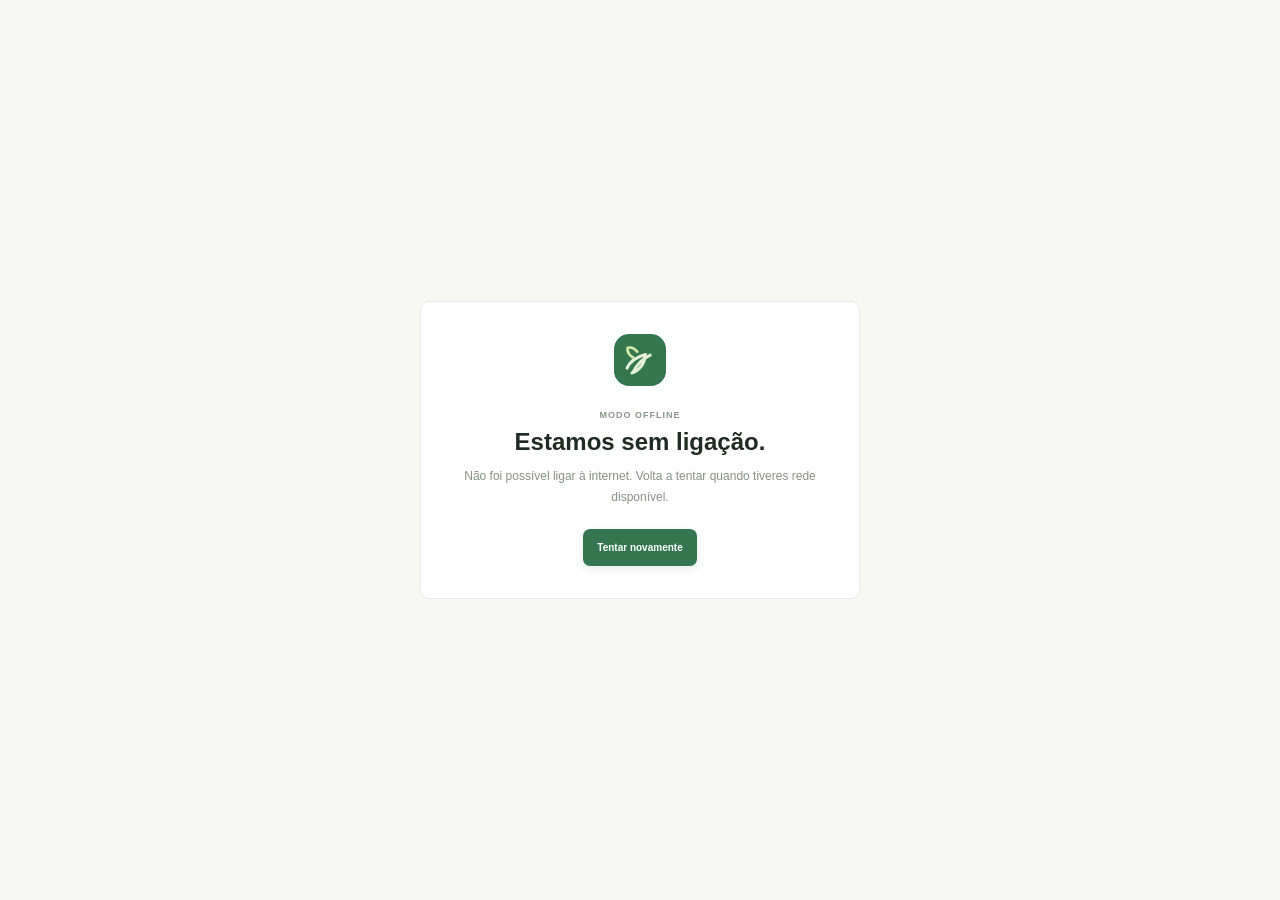
<file: offline.html>
<!doctype html>
<html lang="pt-PT">
  <head>
    <meta charset="utf-8">
    <meta name="viewport" content="width=device-width, initial-scale=1">
    <meta name="theme-color" content="#f7f8f4">
    <title>Sem ligação | AGRO360</title>
    <link rel="icon" href="../assets/images/logo.svg" type="image/svg+xml">
    <link rel="stylesheet" href="../assets/css/styles.css">
  </head>
  <body>
    <main class="offline-page">
      <section class="panel offline-card">
        <img src="../assets/images/logo.svg" alt="" width="52" height="52">
        <span class="eyebrow">MODO OFFLINE</span>
        <h1>Estamos sem ligação.</h1>
        <p>Não foi possível ligar à internet. Volta a tentar quando tiveres rede disponível.</p>
        <a class="button button-primary" href="../index.html">Tentar novamente</a>
      </section>
    </main>
  </body>
</html>
</file>
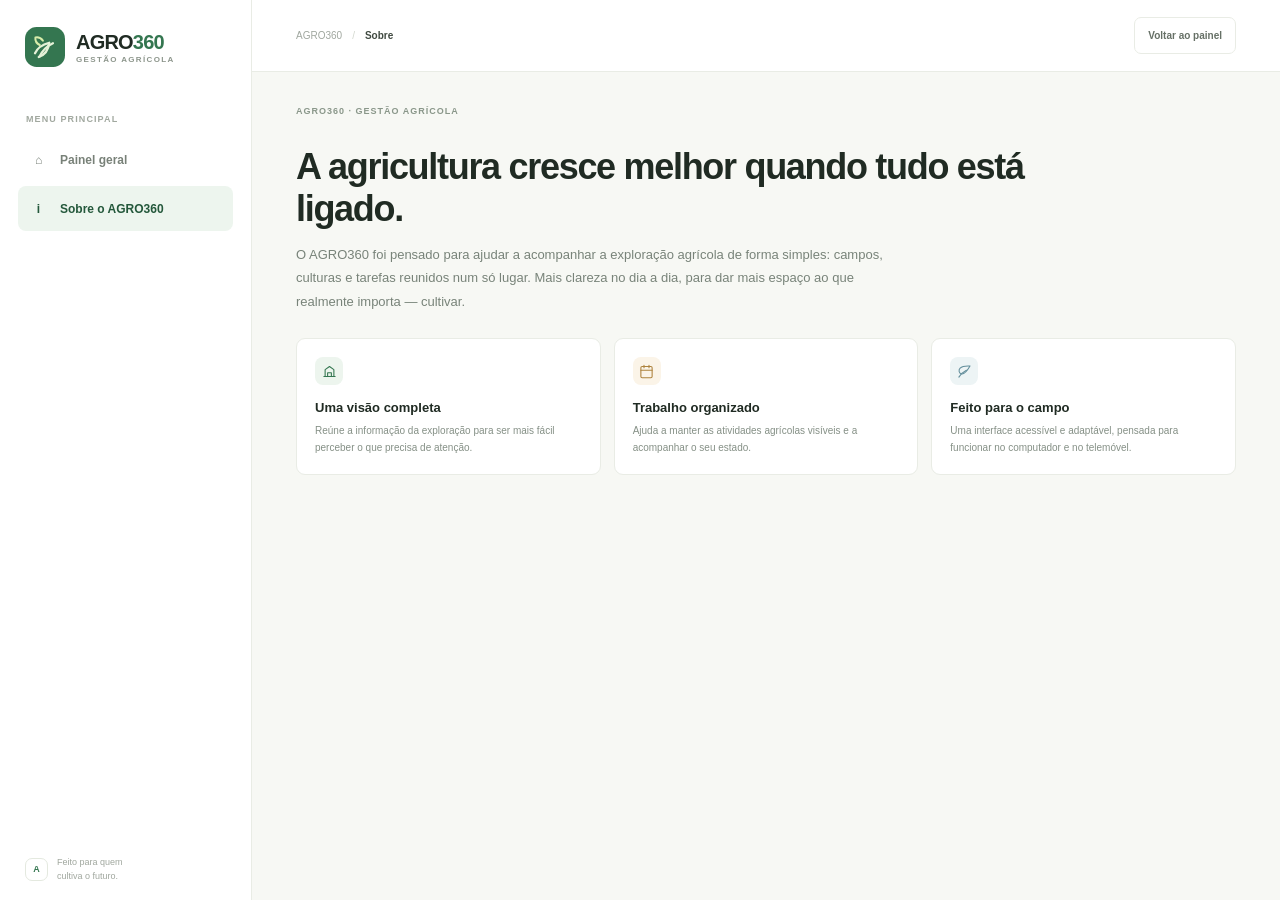
<file: sobre.html>
<!doctype html>
<html lang="pt-PT">
  <head>
    <meta charset="utf-8">
    <meta name="viewport" content="width=device-width, initial-scale=1">
    <meta name="theme-color" content="#f7f8f4">
    <title>Sobre | AGRO360</title>
    <link rel="icon" href="../assets/images/logo.svg" type="image/svg+xml">
    <link rel="stylesheet" href="../assets/css/styles.css">
  </head>
  <body>
    <div class="app-shell">
      <aside class="sidebar" aria-label="Navegação principal">
        <a class="brand" href="../index.html"><img src="../assets/images/logo.svg" alt="" width="40" height="40"><span class="brand-copy"><strong>AGRO<span>360</span></strong><small>GESTÃO AGRÍCOLA</small></span></a>
        <div class="sidebar-label">MENU PRINCIPAL</div>
        <nav class="primary-nav"><a class="nav-link" href="../index.html"><span class="nav-icon">⌂</span><span>Painel geral</span></a><a class="nav-link is-active" href="sobre.html" aria-current="page"><span class="nav-icon">i</span><span>Sobre o AGRO360</span></a></nav>
        <div class="sidebar-bottom"><div class="sidebar-credit"><span class="credit-mark">A</span><span>Feito para quem<br>cultiva o futuro.</span></div></div>
      </aside>
      <main class="main-area">
        <header class="topbar"><div class="breadcrumbs"><a href="../index.html">AGRO360</a><span class="crumb-divider">/</span><strong>Sobre</strong></div><a class="button button-quiet" href="../index.html">Voltar ao painel</a></header>
        <div class="page-content">
          <span class="eyebrow">AGRO360 · GESTÃO AGRÍCOLA</span>
          <section class="about-hero"><h1>A agricultura cresce melhor quando tudo está ligado.</h1><p>O AGRO360 foi pensado para ajudar a acompanhar a exploração agrícola de forma simples: campos, culturas e tarefas reunidos num só lugar. Mais clareza no dia a dia, para dar mais espaço ao que realmente importa — cultivar.</p></section>
          <section class="about-values" aria-label="Objetivos do AGRO360">
            <article class="value-card"><span class="metric-icon green"><svg viewBox="0 0 24 24" fill="none" stroke="currentColor" stroke-width="1.7" stroke-linecap="round" stroke-linejoin="round"><path d="M3 20h18M5 20V9l7-5 7 5v11M9 20v-6h6v6"/></svg></span><h2>Uma visão completa</h2><p>Reúne a informação da exploração para ser mais fácil perceber o que precisa de atenção.</p></article>
            <article class="value-card"><span class="metric-icon gold"><svg viewBox="0 0 24 24" fill="none" stroke="currentColor" stroke-width="1.7" stroke-linecap="round" stroke-linejoin="round"><path d="M8 2v4m8-4v4M3 10h18"/><rect x="3" y="4" width="18" height="18" rx="2"/></svg></span><h2>Trabalho organizado</h2><p>Ajuda a manter as atividades agrícolas visíveis e a acompanhar o seu estado.</p></article>
            <article class="value-card"><span class="metric-icon blue"><svg viewBox="0 0 24 24" fill="none" stroke="currentColor" stroke-width="1.7" stroke-linecap="round" stroke-linejoin="round"><path d="M20.8 3.2C14 2.8 8.1 3.6 5 6.7c-3 3-1.8 8.4 2.1 9.2 4.6 1 9-4.6 13.7-12.7Z"/><path d="M3 21c3.2-5.5 6.7-8.2 12-11"/></svg></span><h2>Feito para o campo</h2><p>Uma interface acessível e adaptável, pensada para funcionar no computador e no telemóvel.</p></article>
          </section>
        </div>
      </main>
    </div>
    <nav class="mobile-nav mobile-nav-about" aria-label="Navegação móvel"><a class="mobile-nav-link" href="../index.html"><span>⌂</span><small>Painel</small></a><a class="mobile-nav-link is-active" href="sobre.html"><span>i</span><small>Sobre</small></a></nav>
  </body>
</html>
</file>
<file: assets/css/styles.css>
:root {
  color-scheme: light;
  --ink: #202b23;
  --muted: #899188;
  --line: #e9ece5;
  --canvas: #f7f8f4;
  --paper: #fff;
  --green: #347650;
  --green-dark: #24583b;
  --green-soft: #edf5ee;
  --amber-soft: #fbf3e6;
  --red: #bd6250;
  --red-soft: #faeeeb;
  font-family: "DM Sans", "Segoe UI", sans-serif;
  font-synthesis: none;
  text-rendering: optimizeLegibility;
  -webkit-font-smoothing: antialiased;
  -moz-osx-font-smoothing: grayscale;
  font-weight: 400;
  background: var(--canvas);
  color: var(--ink);
}

* {
  box-sizing: border-box;
}

body {
  min-width: 320px;
  min-height: 100vh;
  margin: 0;
}

button,
input,
select {
  font: inherit;
}

button,
a {
  -webkit-tap-highlight-color: transparent;
}

button {
  color: inherit;
}

a {
  color: inherit;
  text-decoration: none;
}

svg {
  display: block;
}

[hidden] {
  display: none !important;
}

.app-shell {
  min-height: 100vh;
}

.sidebar {
  width: 252px;
  position: fixed;
  inset: 0 auto 0 0;
  z-index: 5;
  display: flex;
  flex-direction: column;
  padding: 27px 18px 17px;
  background: #fff;
  border-right: 1px solid var(--line);
}

.brand {
  display: flex;
  align-items: center;
  gap: 11px;
  padding: 0 7px;
}

.brand img {
  flex: 0 0 40px;
}

.brand-copy {
  display: flex;
  flex-direction: column;
  gap: 1px;
}

.brand-copy strong {
  font-family: Manrope, sans-serif;
  font-size: 20px;
  letter-spacing: -.8px;
  line-height: 1.2;
}

.brand-copy strong span {
  color: var(--green);
}

.brand-copy small {
  color: #8d968c;
  font-size: 8px;
  font-weight: 700;
  letter-spacing: 1.35px;
}

.sidebar-label {
  margin: 47px 8px 13px;
  color: #a1a89f;
  font-size: 9px;
  font-weight: 700;
  letter-spacing: 1.1px;
}

.primary-nav {
  display: grid;
  gap: 4px;
}

.nav-link {
  min-height: 45px;
  display: flex;
  align-items: center;
  gap: 12px;
  padding: 0 11px;
  border-radius: 8px;
  color: #788178;
  font-size: 12px;
  font-weight: 600;
  transition: .18s ease;
}

.nav-link:hover {
  background: #f7f8f5;
  color: var(--ink);
}

.nav-link.is-active {
  color: var(--green-dark);
  background: var(--green-soft);
}

.nav-icon {
  width: 19px;
  height: 19px;
  display: grid;
  place-items: center;
}

.nav-icon svg {
  width: 17px;
  height: 17px;
}

.nav-count {
  margin-left: auto;
  min-width: 20px;
  height: 20px;
  display: grid;
  place-items: center;
  border-radius: 6px;
  background: #fff;
  color: var(--green);
  font-size: 10px;
}

.sidebar-bottom {
  margin-top: auto;
}

.season-card {
  display: flex;
  align-items: center;
  gap: 10px;
  margin: 0 0 15px;
  padding: 12px 11px;
  border: 1px solid #eef0e8;
  border-radius: 9px;
  background: #fbfcf8;
}

.season-icon {
  width: 30px;
  height: 30px;
  display: grid;
  place-items: center;
  border-radius: 8px;
  color: #a9782e;
  background: #f9f0dc;
}

.season-icon svg {
  width: 16px;
  height: 16px;
}

.season-card div {
  display: grid;
  gap: 4px;
}

.season-card div span {
  color: #9ca399;
  font-size: 8px;
  font-weight: 700;
  letter-spacing: .7px;
}

.season-card strong {
  font-size: 10px;
  font-weight: 600;
}

.season-dot {
  width: 6px;
  height: 6px;
  margin-left: auto;
  border-radius: 50%;
  background: #8db461;
}

.about-link {
  min-height: 39px;
  font-size: 11px;
}

.sidebar-credit {
  display: flex;
  align-items: center;
  gap: 9px;
  margin: 17px 7px 0;
  color: #a0a79e;
  font-size: 9px;
  line-height: 1.5;
}

.credit-mark {
  width: 23px;
  height: 23px;
  display: grid;
  place-items: center;
  border: 1px solid #e4e9df;
  border-radius: 7px;
  color: var(--green);
  font-family: Manrope, sans-serif;
  font-weight: 800;
}

.main-area {
  min-height: 100vh;
  margin-left: 252px;
}

.topbar {
  height: 72px;
  position: sticky;
  top: 0;
  z-index: 4;
  display: flex;
  align-items: center;
  justify-content: space-between;
  padding: 0 44px;
  border-bottom: 1px solid var(--line);
  background: rgba(255, 255, 255, .94);
  backdrop-filter: blur(12px);
}

.breadcrumbs {
  display: flex;
  align-items: center;
  gap: 10px;
  color: #a0a79f;
  font-size: 10px;
}

.breadcrumbs strong {
  color: #404a41;
  font-weight: 600;
}

.crumb-divider {
  color: #d2d7ce;
}

.topbar-actions {
  display: flex;
  align-items: center;
  gap: 16px;
}

.search-box {
  width: 204px;
  height: 34px;
  display: flex;
  align-items: center;
  gap: 8px;
  padding: 0 9px;
  border: 1px solid #ecefe9;
  border-radius: 7px;
  color: #9da49a;
  background: #fbfcfa;
}

.search-box>span svg {
  width: 15px;
  height: 15px;
}

.search-box input {
  width: 100%;
  min-width: 0;
  border: 0;
  outline: 0;
  color: var(--ink);
  background: transparent;
  font-size: 10px;
}

.search-box input::placeholder {
  color: #a2a9a0;
}

.search-box kbd {
  flex: 0 0 auto;
  padding: 2px 4px;
  border: 1px solid #e9ece6;
  border-radius: 4px;
  color: #a2a9a0;
  font-family: inherit;
  font-size: 8px;
}

.topbar-divider {
  width: 1px;
  height: 25px;
  background: var(--line);
}

.icon-button {
  width: 34px;
  height: 34px;
  display: grid;
  place-items: center;
  border: 1px solid transparent;
  border-radius: 8px;
  background: transparent;
  color: #7f887e;
  cursor: pointer;
}

.icon-button:hover {
  border-color: var(--line);
  background: #fbfcfa;
}

.icon-button svg {
  width: 17px;
  height: 17px;
}

.notification-button {
  position: relative;
}

.notification-button i {
  width: 5px;
  height: 5px;
  position: absolute;
  top: 7px;
  right: 8px;
  border: 1px solid #fff;
  border-radius: 50%;
  background: #d17a4b;
}

.profile {
  display: flex;
  align-items: center;
  gap: 9px;
}

.avatar {
  width: 32px;
  height: 32px;
  display: grid;
  place-items: center;
  border-radius: 10px;
  background: #e8eee5;
  color: var(--green-dark);
  font-size: 10px;
  font-weight: 700;
}

.profile-copy {
  display: grid;
  gap: 2px;
}

.profile-copy strong {
  font-size: 10px;
  font-weight: 600;
}

.profile-copy small {
  color: #9aa198;
  font-size: 9px;
}

.profile-chevron {
  color: #9aa198;
}

.profile-chevron svg {
  width: 13px;
  height: 13px;
}

.page-content {
  width: min(1180px, 100%);
  margin: 0 auto;
  padding: 34px 44px 54px;
}

.page-heading {
  display: flex;
  align-items: flex-end;
  justify-content: space-between;
  gap: 18px;
  margin-bottom: 24px;
}

.eyebrow {
  display: block;
  margin-bottom: 8px;
  color: #8a978a;
  font-size: 9px;
  font-weight: 700;
  letter-spacing: 1px;
}

h1,
h2,
h3 {
  font-family: Manrope, "Segoe UI", sans-serif;
}

.page-heading h1 {
  margin: 0;
  font-size: clamp(24px, 2.3vw, 31px);
  font-weight: 700;
  letter-spacing: -1.1px;
  line-height: 1.2;
}

.page-heading p {
  margin: 8px 0 0;
  color: #8a9389;
  font-size: 11px;
}

.button {
  min-height: 37px;
  display: inline-flex;
  align-items: center;
  justify-content: center;
  gap: 8px;
  padding: 0 13px;
  border: 1px solid transparent;
  border-radius: 7px;
  font-size: 10px;
  font-weight: 600;
  cursor: pointer;
  transition: .18s ease;
}

.button svg {
  width: 14px;
  height: 14px;
}

.button-primary {
  background: var(--green);
  color: white;
  box-shadow: 0 3px 8px #34765020;
}

.button-primary:hover {
  background: var(--green-dark);
  transform: translateY(-1px);
}

.button-quiet {
  border-color: var(--line);
  background: white;
  color: #667066;
}

.button-quiet:hover {
  background: #f7f8f5;
}

.welcome-banner {
  min-height: 147px;
  position: relative;
  overflow: hidden;
  display: flex;
  align-items: center;
  justify-content: space-between;
  gap: 20px;
  margin-bottom: 17px;
  padding: 25px 30px;
  border-radius: 11px;
  background: #285c3d;
  color: #fff;
}

.welcome-banner::before,
.welcome-banner::after {
  content: "";
  position: absolute;
  border: 1px solid #ffffff14;
  border-radius: 50%;
  pointer-events: none;
}

.welcome-banner::before {
  width: 270px;
  height: 270px;
  top: -153px;
  right: 120px;
}

.welcome-banner::after {
  width: 380px;
  height: 380px;
  top: -208px;
  right: 66px;
}

.welcome-copy,
.weather-summary {
  position: relative;
  z-index: 1;
}

.welcome-copy .eyebrow {
  margin-bottom: 8px;
  color: #bed3be;
}

.welcome-copy h2 {
  margin: 0;
  font-size: 22px;
  font-weight: 600;
  letter-spacing: -.65px;
}

.welcome-copy p {
  max-width: 440px;
  margin: 7px 0 0;
  color: #d1e0d1;
  font-size: 10px;
  line-height: 1.55;
}

.weather-summary {
  min-width: 166px;
  display: flex;
  align-items: center;
  gap: 12px;
  padding: 12px 14px;
  border: 1px solid #ffffff24;
  border-radius: 9px;
  background: #ffffff0d;
}

.weather-sun {
  color: #f3d58a;
}

.weather-sun svg {
  width: 27px;
  height: 27px;
}

.weather-text {
  display: grid;
  gap: 3px;
}

.weather-text strong {
  font-family: Manrope, sans-serif;
  font-size: 17px;
}

.weather-text span {
  color: #d0dfd0;
  font-size: 9px;
}

.weather-extra {
  margin-left: auto;
  padding-left: 11px;
  border-left: 1px solid #ffffff24;
  color: #d0dfd0;
  font-size: 8px;
  line-height: 1.55;
}

.metrics-grid {
  display: grid;
  grid-template-columns: repeat(4, minmax(0, 1fr));
  gap: 13px;
  margin-bottom: 17px;
}

.metric-card {
  min-height: 111px;
  padding: 15px 15px 13px;
  border: 1px solid var(--line);
  border-radius: 9px;
  background: var(--paper);
}

.metric-top {
  display: flex;
  align-items: center;
  justify-content: space-between;
  gap: 8px;
}

.metric-label {
  color: #818b81;
  font-size: 9px;
  font-weight: 500;
}

.metric-icon {
  width: 28px;
  height: 28px;
  display: grid;
  place-items: center;
  border-radius: 8px;
}

.metric-icon svg {
  width: 15px;
  height: 15px;
}

.metric-icon.green {
  color: var(--green);
  background: #edf5ee;
}

.metric-icon.gold {
  color: #ad823d;
  background: #fbf4e8;
}

.metric-icon.blue {
  color: #638e9b;
  background: #edf4f5;
}

.metric-icon.rose {
  color: #ba7060;
  background: #f9eeeb;
}

.metric-number {
  display: flex;
  align-items: baseline;
  gap: 5px;
  margin-top: 11px;
  font-family: Manrope, sans-serif;
  font-size: 22px;
  font-weight: 700;
  letter-spacing: -.8px;
}

.metric-number small {
  color: #7e897e;
  font-family: "DM Sans", sans-serif;
  font-size: 10px;
  font-weight: 500;
  letter-spacing: 0;
}

.metric-note {
  margin-top: 4px;
  color: #9aa299;
  font-size: 8px;
}

.metric-note .positive {
  color: var(--green);
  font-weight: 600;
}

.metric-note .highlight {
  color: #b4823e;
  font-weight: 600;
}

.dashboard-grid {
  display: grid;
  grid-template-columns: minmax(0, 1.42fr) minmax(275px, .88fr);
  gap: 15px;
}

.panel {
  min-width: 0;
  border: 1px solid var(--line);
  border-radius: 9px;
  background: #fff;
}

.panel-header {
  display: flex;
  align-items: flex-start;
  justify-content: space-between;
  gap: 12px;
  padding: 16px 17px 12px;
}

.panel-header h2 {
  margin: 0;
  font-size: 12px;
  font-weight: 700;
  letter-spacing: -.15px;
}

.panel-header p {
  margin: 4px 0 0;
  color: #9ba39a;
  font-size: 9px;
}

.text-link {
  display: inline-flex;
  align-items: center;
  gap: 5px;
  color: var(--green);
  font-size: 9px;
  font-weight: 600;
  white-space: nowrap;
}

.text-link:hover {
  color: var(--green-dark);
}

.text-link svg {
  width: 13px;
  height: 13px;
}

.chart-area {
  padding: 4px 16px 12px;
}

.chart-legend {
  display: flex;
  align-items: center;
  gap: 16px;
  color: #8e978d;
  font-size: 8px;
}

.chart-legend span {
  display: inline-flex;
  align-items: center;
  gap: 6px;
}

.legend-dot {
  width: 6px;
  height: 6px;
  border-radius: 50%;
  background: var(--green);
}

.legend-dot.muted {
  background: #d4e3d3;
}

.chart {
  width: 100%;
  height: 173px;
  overflow: visible;
  margin-top: 7px;
}

.chart text {
  fill: #a5ada4;
  font-family: "DM Sans", sans-serif;
  font-size: 9px;
}

.chart .grid-line {
  stroke: #edf0eb;
  stroke-dasharray: 3 4;
}

.chart .area-fill {
  fill: url(#chartFill);
}

.chart .chart-line {
  fill: none;
  stroke: #4d8960;
  stroke-linecap: round;
  stroke-linejoin: round;
  stroke-width: 2.4;
}

.chart .chart-point {
  fill: #fff;
  stroke: #4d8960;
  stroke-width: 2;
}

.panel-footer {
  display: flex;
  justify-content: space-between;
  padding: 0 17px 14px;
  color: #9ba39a;
  font-size: 8px;
}

.panel-footer strong {
  color: #546255;
  font-weight: 600;
}

.tasks-list {
  display: grid;
  padding: 0 16px 5px;
}

.task-row {
  display: flex;
  align-items: center;
  gap: 10px;
  min-height: 55px;
  border-top: 1px solid #f0f2ee;
}

.task-check {
  width: 16px;
  height: 16px;
  flex: 0 0 16px;
  appearance: none;
  border: 1.4px solid #cbd4c9;
  border-radius: 5px;
  background: white;
  cursor: pointer;
}

.task-check:checked {
  border-color: var(--green);
  background: var(--green);
}

.task-check:checked::after {
  content: "";
  width: 7px;
  height: 4px;
  display: block;
  margin: 3px 0 0 3px;
  border-bottom: 1.5px solid white;
  border-left: 1.5px solid white;
  transform: rotate(-45deg);
}

.task-copy {
  min-width: 0;
  flex: 1;
  display: grid;
  gap: 4px;
}

.task-copy strong {
  overflow: hidden;
  color: #505b51;
  font-size: 9px;
  font-weight: 600;
  text-overflow: ellipsis;
  white-space: nowrap;
}

.task-copy span {
  color: #9da49b;
  font-size: 8px;
}

.task-date {
  min-width: 46px;
  padding: 5px 6px;
  border-radius: 5px;
  color: #8a938a;
  background: #f5f7f3;
  font-size: 8px;
  text-align: center;
  white-space: nowrap;
}

.task-date.today {
  color: #ae7836;
  background: var(--amber-soft);
}

.task-row.is-complete .task-copy strong {
  color: #a2aaa1;
  text-decoration: line-through;
}

.task-row.is-complete .task-date {
  opacity: .6;
}

.empty-state {
  padding: 23px 12px;
  color: #8e978e;
  font-size: 10px;
  text-align: center;
}

.empty-state strong {
  display: block;
  margin-bottom: 5px;
  color: #596459;
  font-size: 11px;
}

.section-grid {
  display: grid;
  grid-template-columns: repeat(3, minmax(0, 1fr));
  gap: 14px;
}

.field-card,
.crop-card {
  overflow: hidden;
  border: 1px solid var(--line);
  border-radius: 10px;
  background: #fff;
}

.field-illustration {
  height: 106px;
  position: relative;
  overflow: hidden;
  background: linear-gradient(155deg, #dce9d5, #a9c18e);
}

.field-illustration::before {
  content: "";
  position: absolute;
  width: 130%;
  height: 80px;
  left: -15%;
  bottom: -26px;
  border: 1px solid #fff8;
  border-radius: 50%;
  transform: rotate(-8deg);
  box-shadow: 0 -13px 0 #70966e, 0 -27px 0 #8faf7a, 0 -41px 0 #9fbd88;
}

.field-illustration.gold {
  background: linear-gradient(155deg, #efe8c7, #c9b877);
}

.field-illustration.gold::before {
  box-shadow: 0 -13px 0 #aa9d64, 0 -27px 0 #c1b478, 0 -41px 0 #d2c58a;
}

.field-illustration.blue {
  background: linear-gradient(155deg, #d9e8df, #9cb6a2);
}

.field-illustration.blue::before {
  box-shadow: 0 -13px 0 #648b73, 0 -27px 0 #7ea389, 0 -41px 0 #94b19a;
}

.field-tag {
  position: absolute;
  top: 10px;
  left: 10px;
  padding: 5px 7px;
  border: 1px solid #ffffffa3;
  border-radius: 5px;
  background: #ffffffd9;
  color: #5e745d;
  font-size: 8px;
  font-weight: 600;
}

.field-body,
.crop-body {
  padding: 15px;
}

.field-title-row {
  display: flex;
  justify-content: space-between;
  gap: 10px;
}

.field-title-row h2,
.crop-title {
  margin: 0;
  font-size: 12px;
  font-weight: 700;
}

.field-title-row span {
  color: var(--green);
  font-size: 9px;
  font-weight: 600;
}

.field-body p,
.crop-body p {
  margin: 6px 0 14px;
  color: #929b91;
  font-size: 9px;
}

.field-stats {
  display: flex;
  gap: 23px;
  padding-top: 11px;
  border-top: 1px solid #eff1ed;
}

.field-stats div {
  display: grid;
  gap: 4px;
}

.field-stats span {
  color: #9ba39a;
  font-size: 8px;
}

.field-stats strong {
  color: #566056;
  font-size: 9px;
  font-weight: 600;
}

.crop-top {
  display: flex;
  align-items: center;
  gap: 11px;
  margin-bottom: 14px;
}

.crop-emoji {
  width: 38px;
  height: 38px;
  display: grid;
  place-items: center;
  border-radius: 10px;
  background: #edf5e8;
  font-size: 18px;
}

.crop-emoji.orange {
  background: #f9f0df;
}

.crop-emoji.purple {
  background: #f1edf6;
}

.crop-top small {
  display: block;
  margin-top: 4px;
  color: #98a097;
  font-size: 8px;
}

.progress-label {
  display: flex;
  justify-content: space-between;
  margin: 14px 0 7px;
  color: #8f998e;
  font-size: 8px;
}

.progress-label strong {
  color: #647064;
  font-size: 8px;
}

.progress-track {
  height: 5px;
  overflow: hidden;
  border-radius: 99px;
  background: #edf0eb;
}

.progress-value {
  height: 100%;
  border-radius: inherit;
  background: #7cab73;
}

.crop-meta {
  display: flex;
  justify-content: space-between;
  gap: 8px;
  margin-top: 14px;
  padding-top: 11px;
  border-top: 1px solid #eff1ed;
  color: #929b91;
  font-size: 8px;
}

.crop-meta strong {
  color: #566056;
  font-size: 8px;
  font-weight: 600;
}

.activity-panel {
  overflow: hidden;
}

.activity-row {
  display: grid;
  grid-template-columns: 38px minmax(0, 1fr) auto;
  align-items: center;
  gap: 12px;
  padding: 12px 17px;
  border-top: 1px solid #f0f2ee;
}

.activity-date {
  min-height: 38px;
  display: grid;
  place-content: center;
  border-radius: 8px;
  background: #f3f6ef;
  text-align: center;
}

.activity-date strong {
  color: #557455;
  font-family: Manrope, sans-serif;
  font-size: 14px;
  line-height: 1;
}

.activity-date span {
  margin-top: 3px;
  color: #909a8e;
  font-size: 7px;
  text-transform: uppercase;
}

.activity-details strong {
  display: block;
  color: #4e594f;
  font-size: 10px;
  font-weight: 600;
}

.activity-details span {
  display: block;
  margin-top: 4px;
  color: #9aa198;
  font-size: 8px;
}

.activity-status {
  display: flex;
  align-items: center;
  gap: 6px;
  padding: 5px 7px;
  border-radius: 5px;
  background: var(--amber-soft);
  color: #a97a3f;
  font-size: 8px;
  white-space: nowrap;
}

.activity-status.done {
  background: var(--green-soft);
  color: var(--green);
}

.activity-status.late {
  background: var(--red-soft);
  color: var(--red);
}

.activity-status .task-check {
  width: 12px;
  height: 12px;
  flex-basis: 12px;
}

.activity-status .task-check:checked::after {
  width: 6px;
  height: 3px;
  margin: 2px 0 0 2px;
}

.about-hero {
  max-width: 730px;
  margin: 14px 0 25px;
}

.about-hero h1 {
  margin-bottom: 12px;
  font-size: 36px;
  letter-spacing: -1.3px;
}

.about-hero p {
  max-width: 610px;
  color: #788379;
  font-size: 13px;
  line-height: 1.8;
}

.about-values {
  display: grid;
  grid-template-columns: repeat(3, 1fr);
  gap: 13px;
}

.value-card {
  padding: 18px;
  border: 1px solid var(--line);
  border-radius: 9px;
  background: #fff;
}

.value-card .metric-icon {
  margin-bottom: 15px;
}

.value-card h2 {
  margin-bottom: 7px;
  font-size: 13px;
}

.value-card p {
  margin: 0;
  color: #859086;
  font-size: 10px;
  line-height: 1.7;
}

.modal-backdrop {
  position: fixed;
  inset: 0;
  z-index: 10;
  display: grid;
  place-items: center;
  padding: 20px;
  background: #17231970;
  backdrop-filter: blur(3px);
}

.dialog {
  width: min(100%, 430px);
  padding: 22px;
  border: 1px solid #ffffffa3;
  border-radius: 12px;
  background: white;
  box-shadow: 0 24px 70px #18251d36;
}

.dialog-heading {
  display: flex;
  align-items: flex-start;
  justify-content: space-between;
  margin-bottom: 20px;
}

.dialog-heading .eyebrow {
  margin-bottom: 5px;
}

.dialog-heading h2 {
  margin: 0;
  font-size: 20px;
  letter-spacing: -.5px;
}

.dialog form {
  display: grid;
}

.field-label {
  margin: 0 0 7px;
  color: #5f6b60;
  font-size: 10px;
  font-weight: 600;
}

.form-input {
  width: 100%;
  height: 39px;
  margin-bottom: 15px;
  padding: 0 10px;
  border: 1px solid #e6eae3;
  border-radius: 6px;
  outline: 0;
  background: #fcfdfb;
  color: #3d493f;
  font-size: 10px;
}

.form-input:focus {
  border-color: #77a282;
  box-shadow: 0 0 0 3px #34765016;
}

.dialog-actions {
  display: flex;
  justify-content: flex-end;
  gap: 8px;
  margin-top: 2px;
}

.toast {
  position: fixed;
  right: 24px;
  bottom: 24px;
  z-index: 12;
  padding: 11px 15px;
  border: 1px solid #dce9db;
  border-radius: 8px;
  background: #fff;
  color: #386c48;
  box-shadow: 0 6px 22px #26362914;
  font-size: 10px;
  opacity: 0;
  pointer-events: none;
  transform: translateY(8px);
  transition: .2s ease;
}

.toast.is-visible {
  opacity: 1;
  transform: translateY(0);
}

.mobile-nav {
  display: none;
}

.offline-page {
  min-height: 100vh;
  display: grid;
  place-items: center;
  padding: 24px;
}

.offline-card {
  width: min(100%, 440px);
  padding: 32px;
  text-align: center;
}

.offline-card img {
  margin: 0 auto 20px;
}

.offline-card h1 {
  margin: 0 0 10px;
  font-size: 24px;
}

.offline-card p {
  margin: 0 auto 22px;
  color: #859086;
  font-size: 12px;
  line-height: 1.7;
}

@media (max-width: 1120px) {
  .topbar {
    padding-right: 28px;
    padding-left: 28px;
  }

  .page-content {
    padding-right: 28px;
    padding-left: 28px;
  }

  .metrics-grid {
    grid-template-columns: repeat(2, minmax(0, 1fr));
  }

  .section-grid {
    grid-template-columns: repeat(2, minmax(0, 1fr));
  }

  .section-grid> :last-child:nth-child(odd) {
    grid-column: 1 / -1;
  }
}

@media (max-width: 820px) {
  .sidebar {
    width: 218px;
  }

  .main-area {
    margin-left: 218px;
  }

  .search-box {
    width: 170px;
  }

  .dashboard-grid {
    grid-template-columns: 1fr;
  }
}

@media (max-width: 640px) {
  body {
    padding-bottom: 66px;
  }

  .sidebar {
    display: none;
  }

  .main-area {
    margin-left: 0;
  }

  .topbar {
    height: 57px;
    padding: 0 18px;
  }

  .breadcrumbs {
    gap: 7px;
    font-size: 9px;
  }

  .topbar-actions {
    gap: 8px;
  }

  .search-box {
    width: 33px;
    height: 33px;
    justify-content: center;
    padding: 0;
    border-color: transparent;
    background: transparent;
  }

  .search-box input,
  .search-box kbd {
    display: none;
  }

  .search-box:focus-within {
    position: absolute;
    right: 105px;
    left: 16px;
    z-index: 2;
    width: auto;
    justify-content: flex-start;
    padding: 0 9px;
    border-color: var(--line);
    background: white;
  }

  .search-box:focus-within input {
    display: block;
  }

  .topbar-divider,
  .profile-copy,
  .profile-chevron {
    display: none;
  }

  .avatar {
    width: 29px;
    height: 29px;
  }

  .page-content {
    padding: 25px 16px 34px;
  }

  .page-heading {
    align-items: flex-start;
    margin-bottom: 17px;
  }

  .page-heading h1 {
    font-size: 24px;
  }

  .page-heading p {
    max-width: 240px;
    font-size: 10px;
    line-height: 1.5;
  }

  .page-heading>.button {
    min-height: 34px;
    gap: 5px;
    padding: 0 9px;
    font-size: 9px;
    white-space: nowrap;
  }

  .welcome-banner {
    min-height: 135px;
    align-items: flex-start;
    padding: 20px;
  }

  .welcome-copy h2 {
    max-width: 220px;
    font-size: 19px;
  }

  .welcome-copy p {
    max-width: 250px;
    font-size: 9px;
  }

  .weather-summary {
    min-width: 0;
    gap: 8px;
    padding: 9px;
  }

  .weather-extra {
    display: none;
  }

  .weather-sun svg {
    width: 23px;
    height: 23px;
  }

  .weather-text strong {
    font-size: 14px;
  }

  .weather-text span {
    font-size: 8px;
  }

  .metrics-grid {
    gap: 9px;
    margin-bottom: 12px;
  }

  .metric-card {
    min-height: 101px;
    padding: 12px;
  }

  .metric-label {
    font-size: 8px;
  }

  .metric-icon {
    width: 25px;
    height: 25px;
  }

  .metric-number {
    margin-top: 9px;
    font-size: 20px;
  }

  .metric-note {
    font-size: 7px;
  }

  .dashboard-grid {
    gap: 12px;
  }

  .chart {
    height: 158px;
  }

  .panel-header {
    padding-right: 13px;
    padding-left: 13px;
  }

  .tasks-list {
    padding-right: 12px;
    padding-left: 12px;
  }

  .section-grid {
    grid-template-columns: 1fr;
  }

  .section-grid> :last-child:nth-child(odd) {
    grid-column: auto;
  }

  .activity-row {
    grid-template-columns: 36px minmax(0, 1fr) auto;
    gap: 9px;
    padding-right: 12px;
    padding-left: 12px;
  }

  .activity-status {
    font-size: 7px;
  }

  .about-hero h1 {
    font-size: 29px;
  }

  .about-hero p {
    font-size: 11px;
  }

  .about-values {
    grid-template-columns: 1fr;
  }

  .mobile-nav {
    height: 62px;
    position: fixed;
    inset: auto 0 0;
    z-index: 6;
    display: grid;
    grid-template-columns: repeat(4, 1fr);
    padding: 5px 9px max(5px, env(safe-area-inset-bottom));
    border-top: 1px solid var(--line);
    background: #fff;
  }

  .mobile-nav-link {
    display: flex;
    flex-direction: column;
    align-items: center;
    justify-content: center;
    gap: 4px;
    border-radius: 7px;
    color: #939c92;
  }

  .mobile-nav-link svg {
    width: 18px;
    height: 18px;
  }

  .mobile-nav-link small {
    font-size: 8px;
    font-weight: 600;
  }

  .mobile-nav-link.is-active {
    color: var(--green);
  }

  .mobile-nav-about {
    grid-template-columns: repeat(2, 1fr);
    max-width: 360px;
    left: 50%;
    transform: translateX(-50%);
    border-right: 1px solid var(--line);
    border-left: 1px solid var(--line);
  }

  .toast {
    right: 14px;
    bottom: 75px;
    left: 14px;
    text-align: center;
  }
}

@media (max-width: 390px) {
  .weather-summary {
    gap: 6px;
    padding: 8px;
  }

  .welcome-banner {
    padding: 16px;
  }

  .welcome-copy h2 {
    max-width: 175px;
    font-size: 17px;
  }

  .welcome-copy p {
    max-width: 180px;
    font-size: 8px;
  }

  .weather-sun svg {
    width: 19px;
    height: 19px;
  }

  .weather-text strong {
    font-size: 12px;
  }

  .weather-text span {
    font-size: 7px;
  }
}

@media (prefers-reduced-motion: reduce) {

  *,
  *::before,
  *::after {
    scroll-behavior: auto !important;
    transition-duration: .01ms !important;
    animation-duration: .01ms !important;
    animation-iteration-count: 1 !important;
  }
}
</file>
